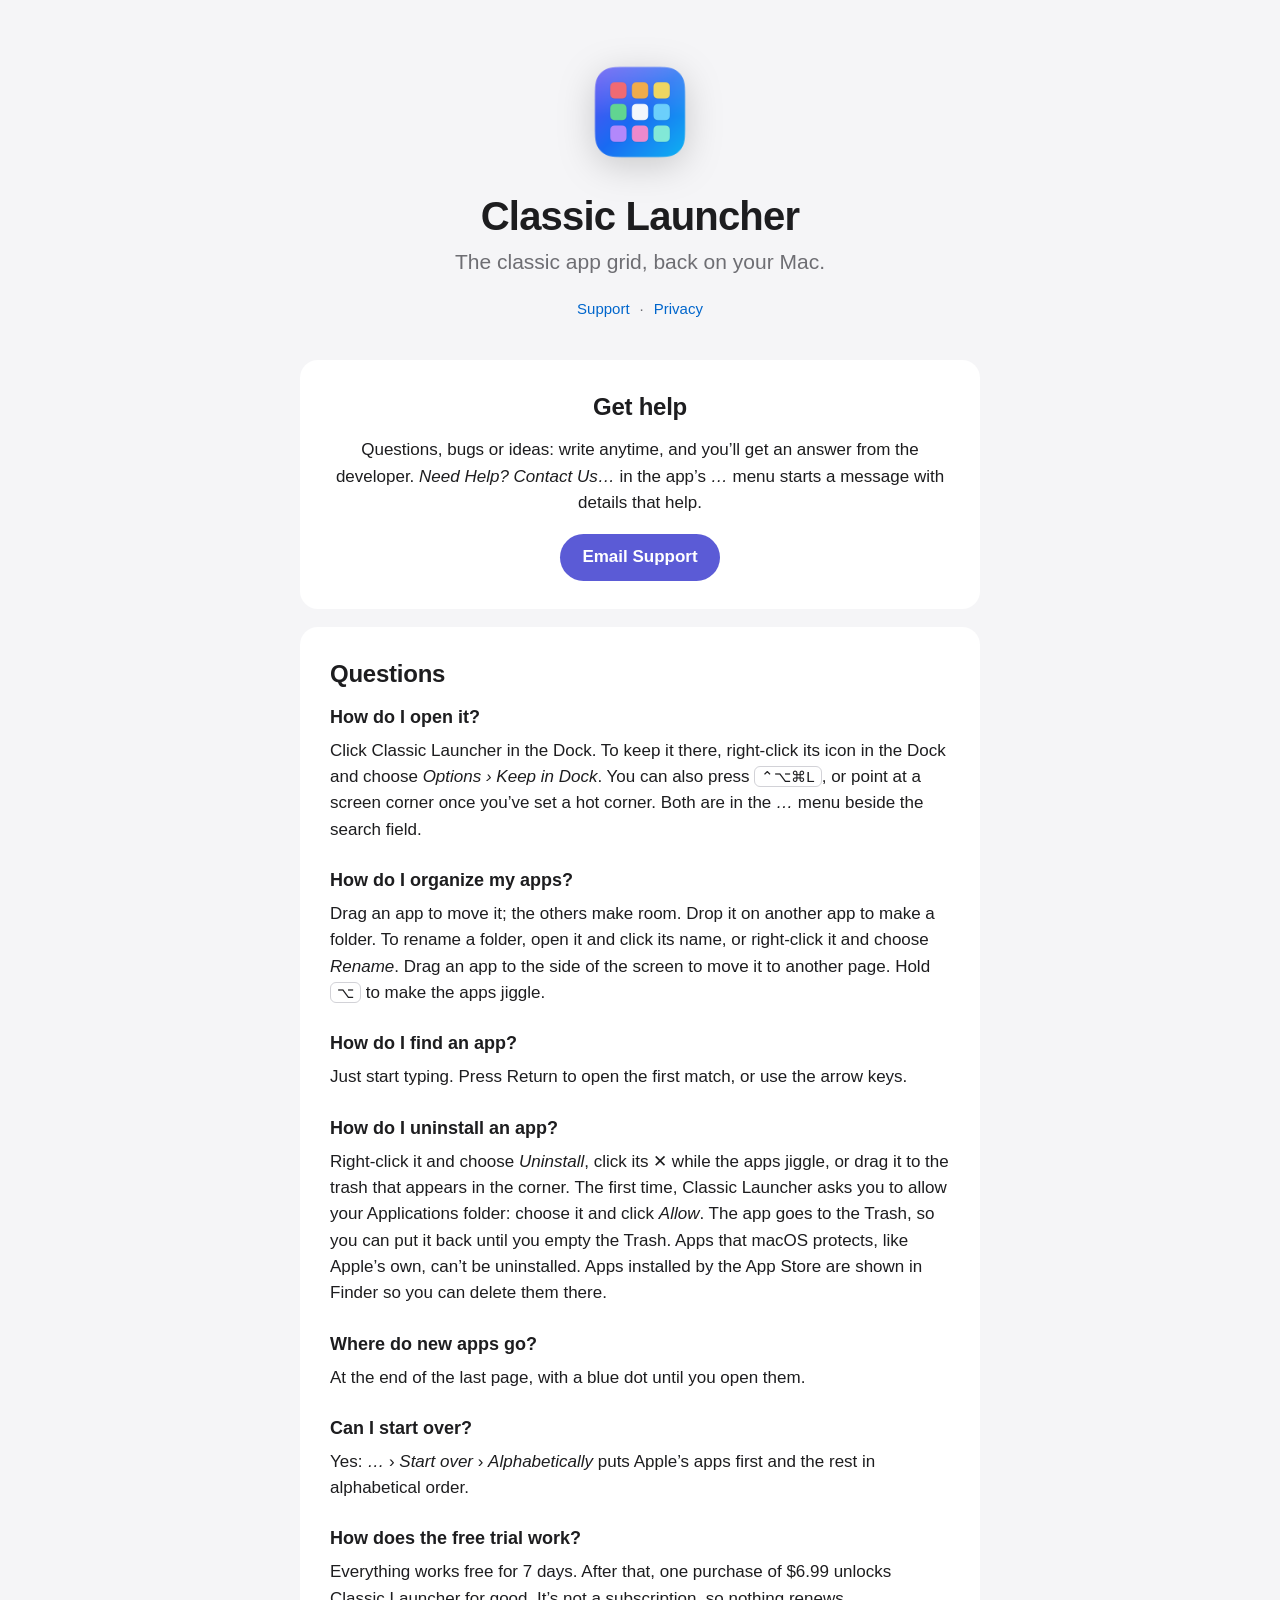
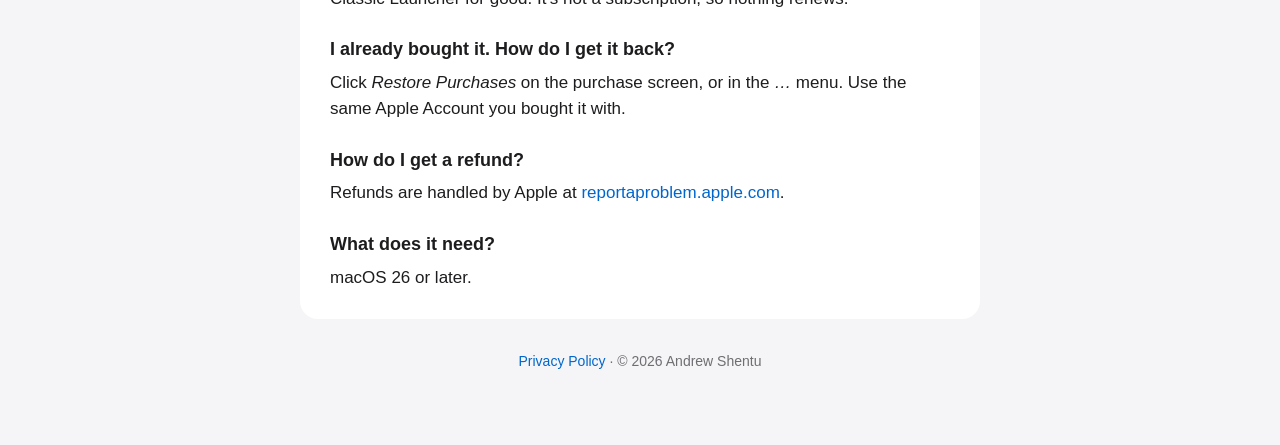
<file: index.html>
<!doctype html>
<html lang="en">
<head>
  <meta charset="utf-8">
  <meta name="viewport" content="width=device-width, initial-scale=1">
  <title>Classic Launcher Support</title>
  <meta name="description" content="Help with Classic Launcher, the classic app grid for your Mac.">
  <link rel="icon" href="icon.png">
  <link rel="stylesheet" href="style.css">
</head>
<body>
<main>
  <header>
    <img src="icon.png" alt="Classic Launcher icon">
    <h1>Classic Launcher</h1>
    <p class="lede">The classic app grid, back on your Mac.</p>
    <nav><a href="./">Support</a><a href="privacy.html">Privacy</a></nav>
  </header>

  <section class="contact">
    <h2>Get help</h2>
    <p>Questions, bugs or ideas: write anytime, and you’ll get an answer from the developer.
    <em>Need Help? Contact Us…</em> in the app’s <em>…</em> menu starts a message with details
    that help.</p>
    <a class="button" href="mailto:andrewrs1334@gmail.com?subject=Classic%20Launcher%20help">Email Support</a>
  </section>

  <section>
    <h2>Questions</h2>

    <h3>How do I open it?</h3>
    <p>Click Classic Launcher in the Dock. To keep it there, right-click its icon in the Dock and
    choose <em>Options › Keep in Dock</em>. You can also press <kbd>⌃⌥⌘L</kbd>, or point at a
    screen corner once you’ve set a hot corner. Both are in the <em>…</em> menu beside the search
    field.</p>

    <h3>How do I organize my apps?</h3>
    <p>Drag an app to move it; the others make room. Drop it on another app to make a folder. To
    rename a folder, open it and click its name, or right-click it and choose <em>Rename</em>.
    Drag an app to the side of the screen to move it to another page. Hold <kbd>⌥</kbd> to make
    the apps jiggle.</p>

    <h3>How do I find an app?</h3>
    <p>Just start typing. Press Return to open the first match, or use the arrow keys.</p>

    <h3>How do I uninstall an app?</h3>
    <p>Right-click it and choose <em>Uninstall</em>, click its ✕ while the apps jiggle, or drag
    it to the trash that appears in the corner. The first time, Classic Launcher asks you to
    allow your Applications folder: choose it and click <em>Allow</em>. The app goes to the
    Trash, so you can put it back until you empty the Trash. Apps that macOS protects, like
    Apple’s own, can’t be uninstalled. Apps installed by the App Store are shown in Finder so
    you can delete them there.</p>

    <h3>Where do new apps go?</h3>
    <p>At the end of the last page, with a blue dot until you open them.</p>

    <h3>Can I start over?</h3>
    <p>Yes: <em>…</em> › <em>Start over</em> › <em>Alphabetically</em> puts Apple’s apps first and
    the rest in alphabetical order.</p>

    <h3>How does the free trial work?</h3>
    <p>Everything works free for 7 days. After that, one purchase of $6.99 unlocks Classic
    Launcher for good. It’s not a subscription, so nothing renews.</p>

    <h3>I already bought it. How do I get it back?</h3>
    <p>Click <em>Restore Purchases</em> on the purchase screen, or in the <em>…</em> menu. Use the
    same Apple Account you bought it with.</p>

    <h3>How do I get a refund?</h3>
    <p>Refunds are handled by Apple at
    <a href="https://reportaproblem.apple.com">reportaproblem.apple.com</a>.</p>

    <h3>What does it need?</h3>
    <p>macOS 26 or later.</p>
  </section>

  <footer>
    <a href="privacy.html">Privacy Policy</a> · © 2026 Andrew Shentu
  </footer>
</main>
</body>
</html>
</file>
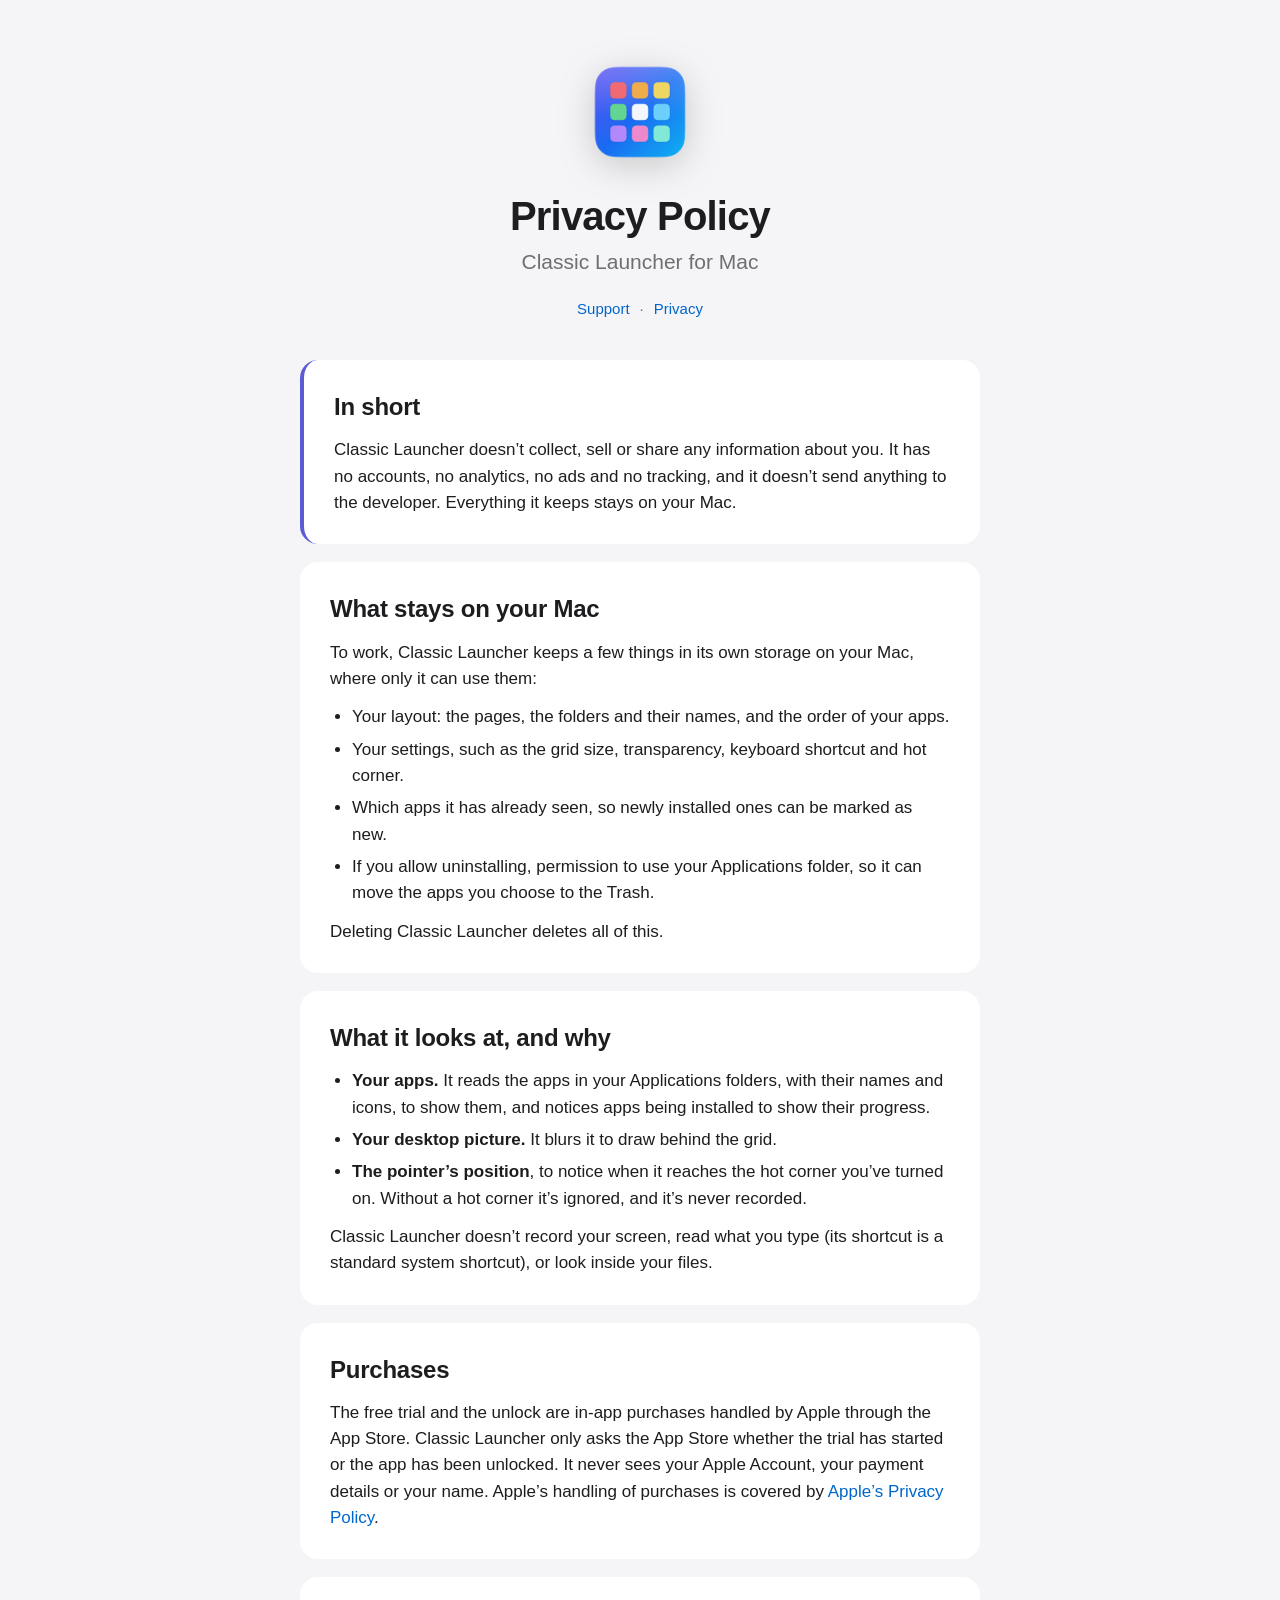
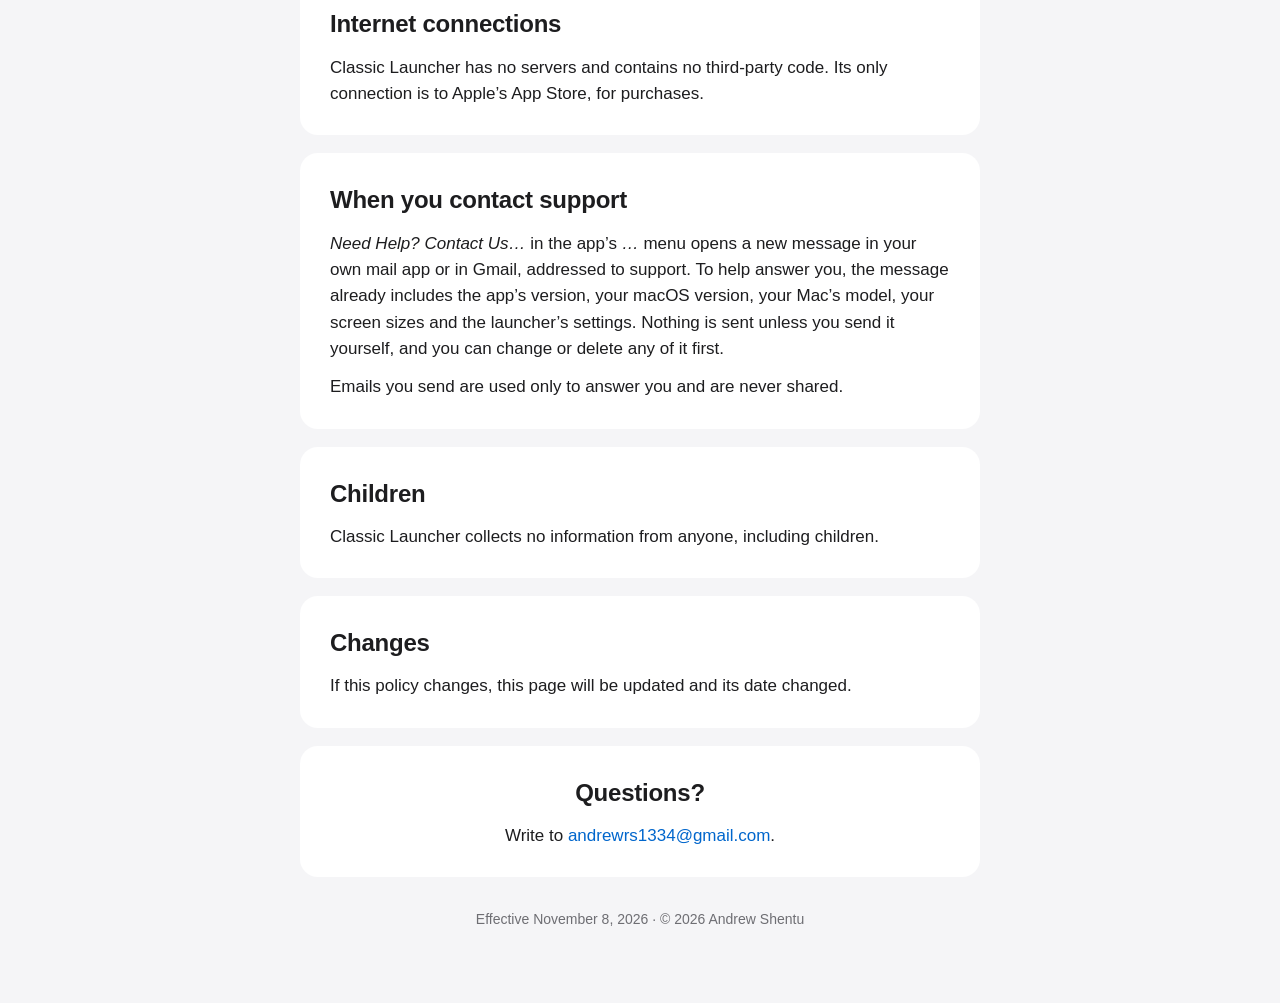
<file: privacy.html>
<!doctype html>
<html lang="en">
<head>
  <meta charset="utf-8">
  <meta name="viewport" content="width=device-width, initial-scale=1">
  <title>Privacy Policy · Classic Launcher</title>
  <meta name="description" content="Classic Launcher collects no data. Everything it keeps stays on your Mac.">
  <link rel="icon" href="icon.png">
  <link rel="stylesheet" href="style.css">
</head>
<body>
<main>
  <header>
    <img src="icon.png" alt="Classic Launcher icon">
    <h1>Privacy Policy</h1>
    <p class="lede">Classic Launcher for Mac</p>
    <nav><a href="./">Support</a><a href="privacy.html">Privacy</a></nav>
  </header>

  <section class="summary">
    <h2>In short</h2>
    <p>Classic Launcher doesn’t collect, sell or share any information about you. It has no
    accounts, no analytics, no ads and no tracking, and it doesn’t send anything to the
    developer. Everything it keeps stays on your Mac.</p>
  </section>

  <section>
    <h2>What stays on your Mac</h2>
    <p>To work, Classic Launcher keeps a few things in its own storage on your Mac, where only
    it can use them:</p>
    <ul>
      <li>Your layout: the pages, the folders and their names, and the order of your apps.</li>
      <li>Your settings, such as the grid size, transparency, keyboard shortcut and hot corner.</li>
      <li>Which apps it has already seen, so newly installed ones can be marked as new.</li>
      <li>If you allow uninstalling, permission to use your Applications folder, so it can move
      the apps you choose to the Trash.</li>
    </ul>
    <p>Deleting Classic Launcher deletes all of this.</p>
  </section>

  <section>
    <h2>What it looks at, and why</h2>
    <ul>
      <li><strong>Your apps.</strong> It reads the apps in your Applications folders, with their
      names and icons, to show them, and notices apps being installed to show their progress.</li>
      <li><strong>Your desktop picture.</strong> It blurs it to draw behind the grid.</li>
      <li><strong>The pointer’s position</strong>, to notice when it reaches the hot corner you’ve
      turned on. Without a hot corner it’s ignored, and it’s never recorded.</li>
    </ul>
    <p>Classic Launcher doesn’t record your screen, read what you type (its shortcut is a
    standard system shortcut), or look inside your files.</p>
  </section>

  <section>
    <h2>Purchases</h2>
    <p>The free trial and the unlock are in-app purchases handled by Apple through the App
    Store. Classic Launcher only asks the App Store whether the trial has started or the app has
    been unlocked. It never sees your Apple Account, your payment details or your name. Apple’s
    handling of purchases is covered by
    <a href="https://www.apple.com/legal/privacy/">Apple’s Privacy Policy</a>.</p>
  </section>

  <section>
    <h2>Internet connections</h2>
    <p>Classic Launcher has no servers and contains no third-party code. Its only connection is
    to Apple’s App Store, for purchases.</p>
  </section>

  <section>
    <h2>When you contact support</h2>
    <p><em>Need Help? Contact Us…</em> in the app’s <em>…</em> menu opens a new message in your
    own mail app or in Gmail, addressed to support. To help answer you, the message already
    includes the app’s version, your macOS version, your Mac’s model, your screen sizes and the
    launcher’s settings. Nothing is sent unless you send it yourself, and you can change or
    delete any of it first.</p>
    <p>Emails you send are used only to answer you and are never shared.</p>
  </section>

  <section>
    <h2>Children</h2>
    <p>Classic Launcher collects no information from anyone, including children.</p>
  </section>

  <section>
    <h2>Changes</h2>
    <p>If this policy changes, this page will be updated and its date changed.</p>
  </section>

  <section class="contact">
    <h2>Questions?</h2>
    <p>Write to <a href="mailto:andrewrs1334@gmail.com">andrewrs1334@gmail.com</a>.</p>
  </section>

  <footer>
    Effective November 8, 2026 · © 2026 Andrew Shentu
  </footer>
</main>
</body>
</html>
</file>
<file: style.css>
:root {
  --bg: #f5f5f7;
  --card: #ffffff;
  --text: #1d1d1f;
  --muted: #6e6e73;
  --line: #d2d2d7;
  --link: #0066cc;
  --accent: #5b5bd6;
}

@media (prefers-color-scheme: dark) {
  :root {
    --bg: #000000;
    --card: #1c1c1e;
    --text: #f5f5f7;
    --muted: #a1a1a6;
    --line: #38383a;
    --link: #4da3ff;
    --accent: #8e8cf0;
  }
}

* { box-sizing: border-box; }

html { -webkit-text-size-adjust: 100%; }

body {
  margin: 0;
  background: var(--bg);
  color: var(--text);
  font: 17px/1.55 -apple-system, BlinkMacSystemFont, "SF Pro Text", "Helvetica Neue", Helvetica, Arial, sans-serif;
  -webkit-font-smoothing: antialiased;
}

main {
  max-width: 720px;
  margin: 0 auto;
  padding: 56px 20px 72px;
}

header {
  text-align: center;
  margin-bottom: 40px;
}

header img {
  width: 112px;
  height: 112px;
  filter: drop-shadow(0 8px 18px rgba(0, 0, 0, 0.18));
}

h1 {
  font-size: 40px;
  line-height: 1.1;
  letter-spacing: -0.02em;
  margin: 18px 0 8px;
}

.lede {
  color: var(--muted);
  font-size: 21px;
  margin: 0;
}

nav {
  margin-top: 18px;
  font-size: 15px;
}

nav a + a::before {
  content: "·";
  color: var(--muted);
  margin: 0 10px;
}

section {
  background: var(--card);
  border-radius: 18px;
  padding: 28px 30px;
  margin-bottom: 18px;
}

h2 {
  font-size: 24px;
  letter-spacing: -0.01em;
  margin: 0 0 12px;
}

h3 {
  font-size: 18px;
  margin: 24px 0 6px;
}

h3:first-of-type { margin-top: 4px; }

p, ul { margin: 0 0 12px; }

ul { padding-left: 22px; }

li { margin-bottom: 6px; }

p:last-child, ul:last-child { margin-bottom: 0; }

a { color: var(--link); text-decoration: none; }

a:hover { text-decoration: underline; }

kbd {
  font: 15px -apple-system, BlinkMacSystemFont, sans-serif;
  border: 1px solid var(--line);
  border-radius: 6px;
  padding: 1px 6px;
}

.summary {
  border-left: 4px solid var(--accent);
}

.contact {
  text-align: center;
}

.button {
  display: inline-block;
  background: var(--accent);
  color: #ffffff;
  font-weight: 600;
  border-radius: 980px;
  padding: 10px 22px;
  margin-top: 6px;
}

.button:hover { text-decoration: none; opacity: 0.9; }

footer {
  color: var(--muted);
  font-size: 14px;
  text-align: center;
  margin-top: 32px;
}

@media (max-width: 520px) {
  main { padding-top: 40px; }
  h1 { font-size: 32px; }
  .lede { font-size: 18px; }
  section { padding: 22px 20px; border-radius: 16px; }
}
</file>
